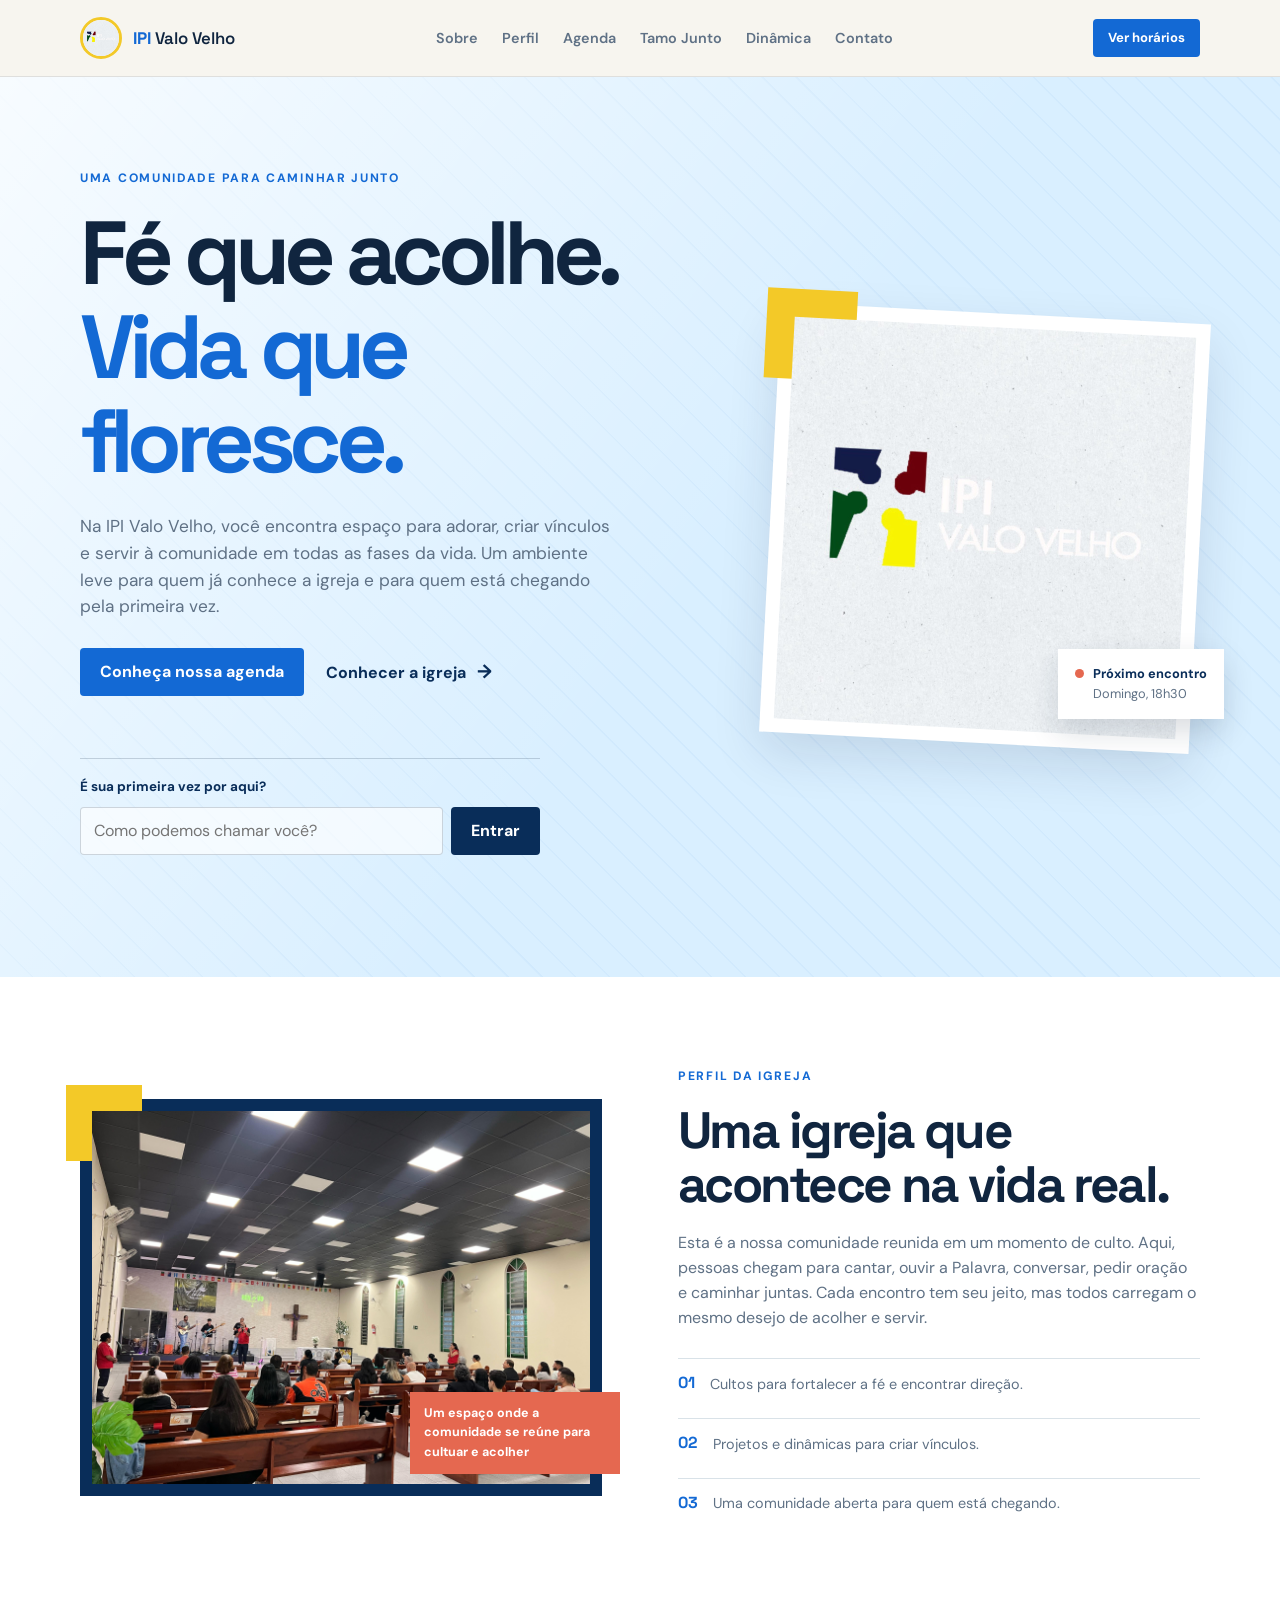
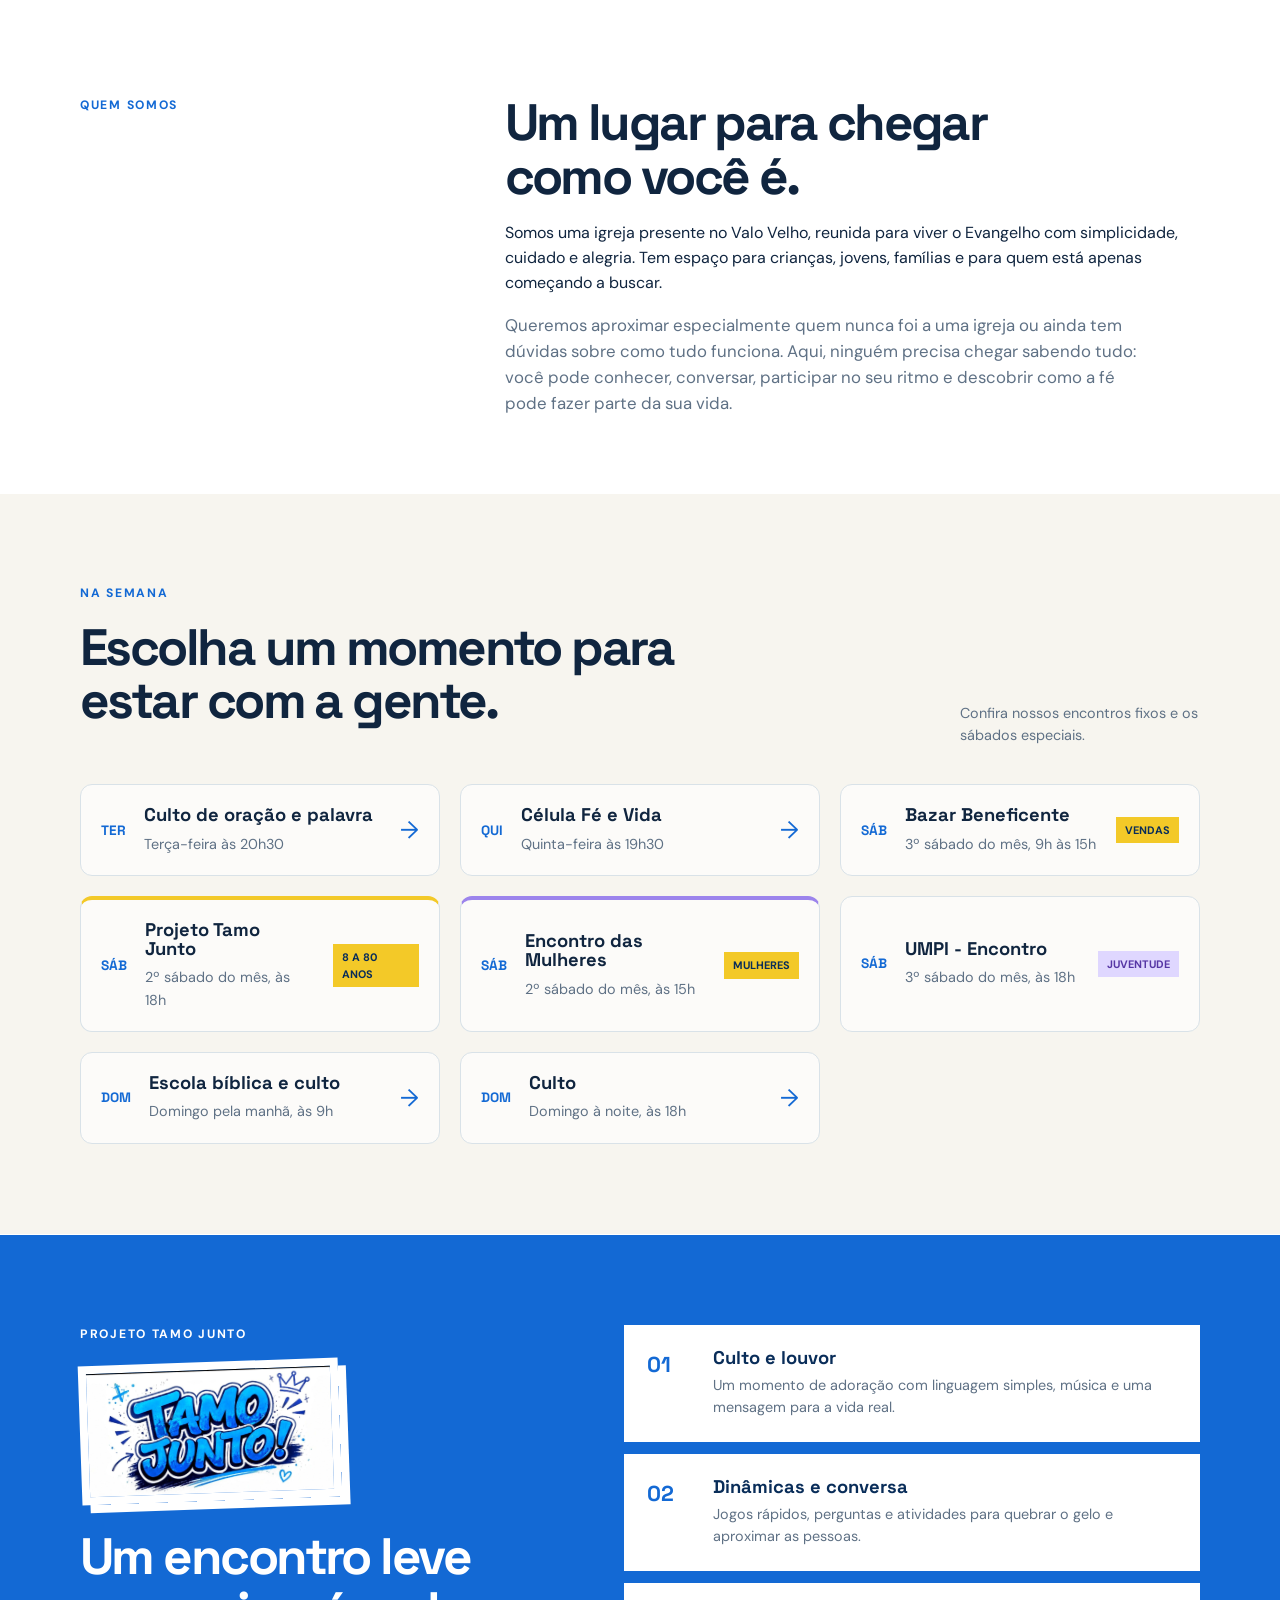
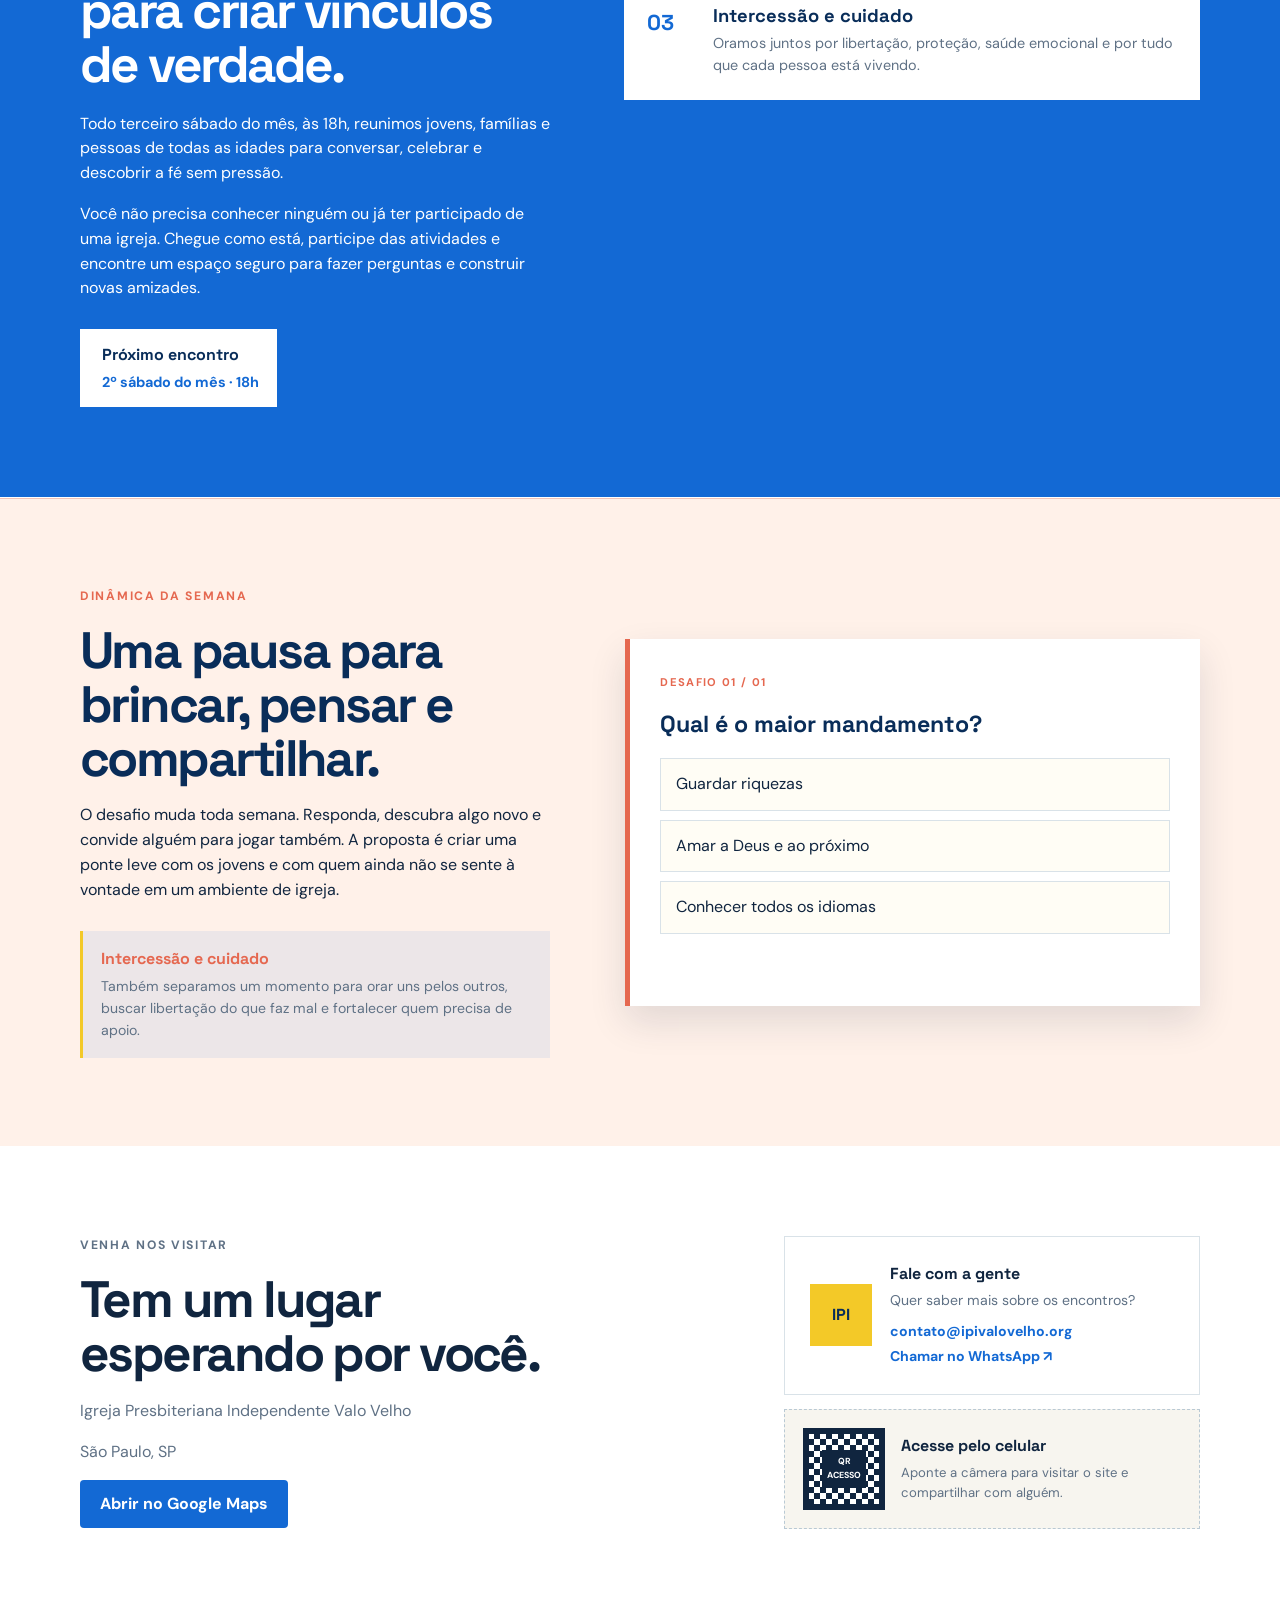
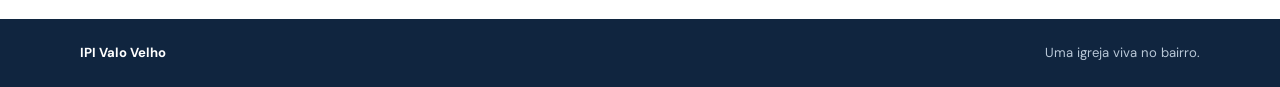
<file: src/front.html>
<!DOCTYPE html>
<html lang="pt-BR">
  <head>
    <meta charset="UTF-8" />
    <meta name="viewport" content="width=device-width, initial-scale=1.0" />
    <meta name="description" content="Conheça a IPI Valo Velho, seus cultos, projetos e atividades da semana." />
    <title>IPI Valo Velho | Comunidade e Fé</title>
    <link rel="stylesheet" href="../index.css?v=5" />
  </head>
  <body>
    <header class="site-header">
      <div class="container nav-wrap">
        <a class="brand" href="#inicio" aria-label="IPI Valo Velho - início">
          <img src="../images/igrejalogo.jpg" alt="" />
          <span><strong>IPI</strong> Valo Velho</span>
        </a>
        <nav aria-label="Navegação principal">
          <a href="#sobre">Sobre</a>
          <a href="#perfil">Perfil</a>
          <a href="#agenda">Agenda</a>
          <a href="#tamo-junto">Tamo Junto</a>
          <a href="#dinamica">Dinâmica</a>
          <a href="#contato">Contato</a>
        </nav>
        <a class="button button-small" href="#agenda">Ver horários</a>
      </div>
    </header>

    <main>
      <section class="hero" id="inicio">
        <div class="container hero-grid">
          <div class="hero-copy">
            <p class="kicker">Uma comunidade para caminhar junto</p>
            <h1>Fé que acolhe.<br /><em>Vida que floresce.</em></h1>
            <p class="hero-intro">Na IPI Valo Velho, você encontra espaço para adorar, criar vínculos e servir à comunidade em todas as fases da vida. Um ambiente leve para quem já conhece a igreja e para quem está chegando pela primeira vez.</p>
            <div class="hero-actions">
              <a class="button" href="#agenda">Conheça nossa agenda</a>
              <a class="text-link" href="#sobre">Conhecer a igreja <span aria-hidden="true">&#8594;</span></a>
            </div>
            <div class="visitor-checkin" aria-label="Entrada de visitante">
              <label for="visitor-name">É sua primeira vez por aqui?</label>
              <div class="checkin-row">
                <input id="visitor-name" type="text" placeholder="Como podemos chamar você?" autocomplete="name" />
                <button class="button button-dark" id="checkin-button" type="button">Entrar</button>
              </div>
              <p class="checkin-message" id="checkin-message" role="status"></p>
            </div>
          </div>
          <div class="hero-art">
            <div class="hero-image-frame">
              <img src="../images/igrejalogo.jpg" alt="Logo da Igreja Presbiteriana Independente Valo Velho" />
            </div>
            <div class="hero-note"><span class="note-dot"></span><strong>Próximo encontro</strong><span>Domingo, 18h30</span></div>
          </div>
        </div>
      </section>

      <section class="profile-section" id="perfil">
        <div class="container profile-grid">
          <div class="profile-image-frame">
            <img src="../images/Culto.jpg" alt="Culto acontecendo no interior da Igreja Presbiteriana Independente Valo Velho" />
            <span class="profile-caption">Um espaço onde a comunidade se reúne para cultuar e acolher</span>
          </div>
          <div class="profile-copy">
            <p class="section-label">Perfil da igreja</p>
            <h2>Uma igreja que acontece na vida real.</h2>
            <p>Esta é a nossa comunidade reunida em um momento de culto. Aqui, pessoas chegam para cantar, ouvir a Palavra, conversar, pedir oração e caminhar juntas. Cada encontro tem seu jeito, mas todos carregam o mesmo desejo de acolher e servir.</p>
            <div class="profile-points">
              <div><strong>01</strong><span>Cultos para fortalecer a fé e encontrar direção.</span></div>
              <div><strong>02</strong><span>Projetos e dinâmicas para criar vínculos.</span></div>
              <div><strong>03</strong><span>Uma comunidade aberta para quem está chegando.</span></div>
            </div>
          </div>
        </div>
      </section>

      <section class="intro-strip" id="sobre">
        <div class="container intro-grid">
          <p class="section-label">Quem somos</p>
          <div>
            <h2>Um lugar para chegar como você é.</h2>
            <p>Somos uma igreja presente no Valo Velho, reunida para viver o Evangelho com simplicidade, cuidado e alegria. Tem espaço para crianças, jovens, famílias e para quem está apenas começando a buscar.</p>
              <p>Queremos aproximar especialmente quem nunca foi a uma igreja ou ainda tem dúvidas sobre como tudo funciona. Aqui, ninguém precisa chegar sabendo tudo: você pode conhecer, conversar, participar no seu ritmo e descobrir como a fé pode fazer parte da sua vida.</p>
          </div>
        </div>
      </section>

      <section class="section" id="agenda">
        <div class="container">
          <div class="section-heading">
            <div><p class="section-label">Na semana</p><h2>Escolha um momento para estar com a gente.</h2></div>
            <p class="section-description">Confira nossos encontros fixos e os sábados especiais.</p>
          </div>
          <div class="schedule-grid">
            <article class="schedule-card"><span class="day">TER</span><div><h3>Culto de oração e palavra</h3><p>Terça-feira às 20h30</p></div><span class="arrow" aria-hidden="true">&#8594;</span></article>
            <article class="schedule-card"><span class="day">QUI</span><div><h3>Célula Fé e Vida</h3><p>Quinta-feira às 19h30</p></div><span class="arrow" aria-hidden="true">&#8594;</span></article>
            <article class="schedule-card"><span class="day">SÁB</span><div><h3>Bazar Beneficente</h3><p>3º sábado do mês, 9h às 15h</p></div><span class="tag red">Vendas</span></article>
            <article class="schedule-card featured"><span class="day">SÁB</span><div><h3>Projeto Tamo Junto</h3><p>2º sábado do mês, às 18h</p></div><span class="tag">8 a 80 anos</span></article>
            <article class="schedule-card"><span class="day">SÁB</span><div><h3>Encontro das Mulheres</h3><p>2º sábado do mês, às 15h</p></div><span class="tag rose">Mulheres</span></article>
            <article class="schedule-card"><span class="day">SÁB</span><div><h3>UMPI - Encontro</h3><p>3º sábado do mês, às 18h</p></div><span class="tag purple">Juventude</span></article>
            <article class="schedule-card"><span class="day">DOM</span><div><h3>Escola bíblica e culto</h3><p>Domingo pela manhã, às 9h</p></div><span class="arrow" aria-hidden="true">&#8594;</span></article>
            <article class="schedule-card"><span class="day">DOM</span><div><h3>Culto</h3><p>Domingo à noite, às 18h</p></div><span class="arrow" aria-hidden="true">&#8594;</span></article>
          </div>
        </div>
      </section>

      <section class="tamo-section" id="tamo-junto">
        <div class="container tamo-layout">
          <div class="tamo-heading">
            <p class="section-label">Projeto Tamo Junto</p><img class="tamo-logo tamo-logo-top" src="../images/logo.jpg" alt="Logo do Projeto Tamo Junto" />
            <h2>Um encontro leve para criar vínculos de verdade.</h2>
            <p>Todo terceiro sábado do mês, às 18h, reunimos jovens, famílias e pessoas de todas as idades para conversar, celebrar e descobrir a fé sem pressão.</p>
            <p>Você não precisa conhecer ninguém ou já ter participado de uma igreja. Chegue como está, participe das atividades e encontre um espaço seguro para fazer perguntas e construir novas amizades.</p>
            <div class="tamo-date"><strong>Próximo encontro</strong><span>2º sábado do mês · 18h</span></div>
          </div>
          <div class="tamo-activities">
            <div class="activity-card"><span>01</span><div><h3>Culto e louvor</h3><p>Um momento de adoração com linguagem simples, música e uma mensagem para a vida real.</p></div></div>
            <div class="activity-card"><span>02</span><div><h3>Dinâmicas e conversa</h3><p>Jogos rápidos, perguntas e atividades para quebrar o gelo e aproximar as pessoas.</p></div></div>
            <div class="activity-card"><span>03</span><div><h3>Intercessão e cuidado</h3><p>Oramos juntos por libertação, proteção, saúde emocional e por tudo que cada pessoa está vivendo.</p></div></div>
          </div>
        </div>
      </section>

      <section class="game-section" id="dinamica">
        <div class="container game-layout">
          <div><p class="section-label light">Dinâmica da semana</p><h2>Uma pausa para brincar, pensar e compartilhar.</h2><p>O desafio muda toda semana. Responda, descubra algo novo e convide alguém para jogar também. A proposta é criar uma ponte leve com os jovens e com quem ainda não se sente à vontade em um ambiente de igreja.</p><div class="intercession-note"><strong>Intercessão e cuidado</strong><span>Também separamos um momento para orar uns pelos outros, buscar libertação do que faz mal e fortalecer quem precisa de apoio.</span></div></div>
          <div class="quiz-card" id="quiz-card">
            <span class="quiz-count">DESAFIO 01 / 01</span>
            <h3>Qual é o maior mandamento?</h3>
            <div class="quiz-options">
              <button type="button" data-answer="false">Guardar riquezas</button>
              <button type="button" data-answer="true">Amar a Deus e ao próximo</button>
              <button type="button" data-answer="false">Conhecer todos os idiomas</button>
            </div>
            <p class="quiz-result" id="quiz-result" role="status"></p>
          </div>
        </div>
      </section>

      <section class="location-section" id="contato">
        <div class="container location-grid">
          <div><p class="section-label">Venha nos visitar</p><h2>Tem um lugar esperando por você.</h2><p>Igreja Presbiteriana Independente Valo Velho</p><p>São Paulo, SP</p><a class="button" href="https://www.google.com/maps/search/?api=1&query=IPI+Valo+Velho" target="_blank" rel="noopener noreferrer">Abrir no Google Maps</a></div>
            <div class="contact-stack"><div class="contact-card"><span class="contact-mark">IPI</span><div><strong>Fale com a gente</strong><p>Quer saber mais sobre os encontros?</p><a href="mailto:contato@ipivalovelho.org">contato@ipivalovelho.org</a><br /><a href="https://wa.me/5511999999999" target="_blank" rel="noopener noreferrer">Chamar no WhatsApp &#8599;</a></div></div><div class="qr-card"><div class="qr-code" aria-label="Código QR para acessar o site"><span>QR<br />ACESSO</span></div><div><strong>Acesse pelo celular</strong><p>Aponte a câmera para visitar o site e compartilhar com alguém.</p></div></div></div>
        </div>
      </section>
    </main>

    <footer><div class="container footer-wrap"><span>IPI Valo Velho</span><span>Uma igreja viva no bairro.</span></div></footer>

    <script src="../app.js" defer></script>
  </body>
</html>
</file>
<file: index.css>
@import url('https://fonts.googleapis.com/css2?family=DM+Sans:wght@400;500;600;700&family=Space+Grotesk:wght@500;600;700&display=swap');

:root {
  --ink: #10253f;
  --muted: #5f7185;
  --blue: #1369d4;
  --blue-dark: #092d59;
  --sky: #d9efff;
  --yellow: #f3c928;
  --red: #e56850;
  --paper: #f7f5ef;
  --white: #fff;
  --line: #d9e2e8;
  --shadow: 0 20px 50px rgba(16, 37, 63, .12);
}

body[data-theme="dark"] {
  background-color: var(--paper);
  color: var(--ink);
}

body[data-theme="dark"] .site-header {
  background: rgba(10, 20, 35, 0.95);
  border-bottom: 1px solid var(--line);
}

body[data-theme="dark"] .nav-links a {
  color: var(--ink);
}

body[data-theme="dark"] .hero {
  background-image: linear-gradient(125deg, rgba(10, 20, 35, 0.85), transparent 55%);
}

body[data-theme="dark"] .schedule-card,
body[data-theme="dark"] .profile-card,
body[data-theme="dark"] .info-card,
body[data-theme="dark"] .interactive-card {
  background-color: var(--white);
  border-color: var(--line);
  color: var(--ink);
}

body[data-theme="dark"] p,
body[data-theme="dark"] .section-desc,
body[data-theme="dark"] .card-desc {
  color: var(--muted);
}

body[data-theme="dark"] input[type="text"] {
  background-color: var(--paper);
  border-color: var(--line);
  color: var(--ink);
}
body[data-theme="dark"] {

  --ink: #eaf5ff;
  --muted: #a8bdd7;
  --blue: #7bb3ff;
  --blue-dark: #dfeeff;
  --sky: #11263d;
  --yellow: #f3d764;
  --red: #ff9180;
  --paper: #0a1423;
  --white: #13263d;
  --line: #2d435d;
  --shadow: 0 20px 50px rgba(2, 6, 12, .45);
}

.about-section {
  padding: 4rem 1.5rem;
  background-color: var(--white);
  border-top: 1px solid var(--line);
  border-bottom: 1px solid var(--line);
}

.about-container {
  max-width: 1100px;
  margin: 0 auto;
  display: grid;
  grid-template-columns: 1fr 1fr;
  gap: 3rem;
  align-items: center;
}

.about-media {
  position: relative;
}

.about-img {
  width: 100%;
  max-height: 420px;
  object-fit: cover;
  border-radius: 16px;
  box-shadow: var(--shadow);
  display: block;
}

.about-content .section-tag {
  font-size: 0.85rem;
  font-weight: 700;
  letter-spacing: 0.08em;
  color: var(--blue);
  text-transform: uppercase;
  margin-bottom: 0.75rem;
  display: inline-block;
}

.about-content h2 {
  font-size: 2.25rem;
  line-height: 1.2;
  margin-bottom: 1.25rem;
  color: var(--ink);
}

.about-content p {
  color: var(--muted);
  line-height: 1.65;
  margin-bottom: 1rem;
}

/* Responsividade para celular/telas menores */
@media (max-width: 768px) {
  .about-container {
    grid-template-columns: 1fr;
    gap: 2rem;
  }
}

* { box-sizing: border-box; }
html { scroll-behavior: smooth; }
body { margin: 0; background: var(--paper); color: var(--ink); font-family: 'DM Sans', sans-serif; line-height: 1.55; transition: background-color .25s ease, color .25s ease; }
a { color: inherit; text-decoration: none; }
img { display: block; max-width: 100%; }
button, input { font: inherit; }
.container { width: min(1120px, calc(100% - 40px)); margin: 0 auto; }
.header-actions { display: flex; align-items: center; gap: 12px; }
.theme-toggle { display: inline-flex; align-items: center; gap: 8px; min-height: 38px; padding: 0 12px; border: 1px solid rgba(16, 37, 63, .16); border-radius: 999px; background: rgba(255, 255, 255, .7); color: var(--ink); cursor: pointer; transition: background .2s ease, border-color .2s ease, transform .2s ease; }
.theme-toggle:hover { transform: translateY(-1px); border-color: var(--blue); }
body[data-theme="dark"] .theme-toggle { background: rgba(19, 41, 66, .9); border-color: rgba(173, 201, 255, .3); }
.theme-toggle__icon { font-size: 1rem; }
.theme-toggle__text { font-size: .8rem; font-weight: 700; }

.site-header { position: sticky; top: 0; z-index: 5; background: rgba(247, 245, 239, .92); border-bottom: 1px solid rgba(16, 37, 63, .1); backdrop-filter: blur(14px); }
.nav-wrap { min-height: 76px; display: flex; align-items: center; justify-content: space-between; gap: 28px; }
.brand { display: flex; align-items: center; gap: 11px; font-family: 'Space Grotesk', sans-serif; font-size: 1.05rem; font-weight: 600; white-space: nowrap; }
.brand img { width: 42px; height: 42px; object-fit: cover; border: 3px solid var(--yellow); border-radius: 50%; }
.brand strong { color: var(--blue); }
nav { display: flex; gap: 24px; color: var(--muted); font-size: .9rem; font-weight: 600; }
nav a:hover, .text-link:hover { color: var(--blue); }

.button { display: inline-flex; align-items: center; justify-content: center; min-height: 48px; padding: 0 20px; border: 0; border-radius: 4px; background: var(--blue); color: var(--white); font-weight: 700; cursor: pointer; transition: transform .2s, background .2s; }
.button:hover { background: var(--blue-dark); transform: translateY(-2px); }
.button-small { min-height: 38px; padding: 0 15px; font-size: .82rem; }
.button-dark { background: var(--blue-dark); }

.hero { position: relative; overflow: hidden; padding: 92px 0 90px; background-color: var(--sky); background-image: linear-gradient(125deg, rgba(255,255,255,.8), transparent 55%), repeating-linear-gradient(45deg, transparent 0 22px, rgba(19,105,212,.045) 23px 24px); }
.hero-grid { display: grid; grid-template-columns: 1.05fr .95fr; align-items: center; gap: 72px; }
.kicker, .section-label { margin: 0 0 18px; color: var(--blue); font-size: .76rem; font-weight: 700; letter-spacing: .14em; text-transform: uppercase; }
.hero h1, h2, h3 { font-family: 'Space Grotesk', sans-serif; line-height: 1.05; }
.hero h1 { max-width: 620px; margin: 0; font-size: clamp(3.3rem, 7vw, 6.2rem); letter-spacing: -.07em; }
.hero h1 em { color: var(--blue); font-style: normal; }
.hero-intro { max-width: 535px; margin: 25px 0 28px; color: var(--muted); font-size: 1.08rem; }
.hero-actions { display: flex; align-items: center; flex-wrap: wrap; gap: 22px; }
.text-link { color: var(--blue-dark); font-weight: 700; }
.text-link span { margin-left: 7px; font-size: 1.2rem; }
.visitor-checkin { max-width: 460px; margin-top: 62px; padding-top: 18px; border-top: 1px solid rgba(16, 37, 63, .18); }
.visitor-checkin label { display: block; margin-bottom: 9px; color: var(--blue-dark); font-size: .84rem; font-weight: 700; }
.checkin-row { display: flex; gap: 8px; }
.checkin-row input { min-width: 0; flex: 1; border: 1px solid rgba(16,37,63,.18); border-radius: 4px; padding: 0 13px; background: rgba(255,255,255,.65); color: var(--ink); outline: none; }
.checkin-row input:focus { border-color: var(--blue); box-shadow: 0 0 0 3px rgba(19,105,212,.12); }
.checkin-message { min-height: 24px; margin: 8px 0 0; color: var(--blue); font-size: .86rem; font-weight: 700; }
.hero-art { position: relative; max-width: 430px; justify-self: end; }
.hero-image-frame { position: relative; padding: 14px; background: var(--white); box-shadow: var(--shadow); transform: rotate(3deg); }
.hero-image-frame::before { content: ''; position: absolute; inset: -14px auto auto -14px; width: 90px; height: 90px; background: var(--yellow); z-index: -1; }
.hero-image-frame img { width: 100%; aspect-ratio: 1 / 1; object-fit: cover; }
.hero-note { position: absolute; right: -24px; bottom: 24px; display: grid; grid-template-columns: auto 1fr; column-gap: 9px; padding: 15px 17px; background: var(--white); box-shadow: 0 12px 30px rgba(16,37,63,.16); font-size: .8rem; }
.hero-note strong { color: var(--blue-dark); }.hero-note span:last-child { grid-column: 2; color: var(--muted); }.note-dot { width: 9px; height: 9px; margin-top: 5px; border-radius: 50%; background: var(--red); }

.intro-strip { padding: 78px 0; background: var(--white); }.intro-grid { display: grid; grid-template-columns: .7fr 1.3fr; gap: 50px; }.intro-grid h2, .section-heading h2, .location-section h2, .game-layout h2 { max-width: 600px; margin: 0 0 18px; font-size: clamp(2rem, 4vw, 3.25rem); letter-spacing: -.05em; }.intro-grid p:last-child { max-width: 640px; margin: 0; color: var(--muted); font-size: 1.05rem; }
.profile-section { padding: 90px 0; background: var(--white); }.profile-grid { display: grid; grid-template-columns: 1fr 1fr; align-items: center; gap: 76px; }.profile-image-frame { position: relative; padding: 12px; background: var(--blue-dark); }.profile-image-frame::before { content: ''; position: absolute; top: -14px; left: -14px; width: 76px; height: 76px; background: var(--yellow); z-index: 0; }.profile-image-frame img { position: relative; z-index: 1; width: 100%; aspect-ratio: 4 / 3; object-fit: cover; }.profile-caption { position: absolute; right: -18px; bottom: 22px; z-index: 2; max-width: 210px; padding: 12px 14px; background: var(--red); color: var(--white); font-size: .78rem; font-weight: 700; }.profile-copy h2 { max-width: 510px; margin: 0 0 20px; font-family: 'Space Grotesk', sans-serif; font-size: clamp(2rem, 4vw, 3.25rem); letter-spacing: -.05em; line-height: 1.05; }.profile-copy > p:not(.section-label) { max-width: 520px; color: var(--muted); }.profile-points { display: grid; gap: 10px; margin-top: 28px; }.profile-points div { display: flex; align-items: center; gap: 15px; padding: 12px 0; border-top: 1px solid var(--line); }.profile-points strong { color: var(--blue); font-family: 'Space Grotesk', sans-serif; }.profile-points span { color: var(--muted); font-size: .9rem; }
.section { padding: 90px 0; }.section-heading { display: flex; align-items: end; justify-content: space-between; gap: 30px; margin-bottom: 38px; }.section-description { max-width: 240px; margin: 0; color: var(--muted); font-size: .9rem; }
.schedule-grid { display: grid; grid-template-columns: repeat(2, 1fr); gap: 12px; }.schedule-card { position: relative; min-height: 126px; display: flex; align-items: flex-start; gap: 18px; padding: 24px; border: 1px solid var(--line); background: rgba(255,255,255,.65); }.schedule-card:hover { border-color: var(--blue); }.schedule-card .day { color: var(--blue); font-family: 'Space Grotesk', sans-serif; font-size: .85rem; font-weight: 700; }.schedule-card h3 { margin: 0 0 8px; font-size: 1.15rem; }.schedule-card p { margin: 0; color: var(--muted); font-size: .9rem; }.arrow { margin-left: auto; color: var(--blue); font-size: 1.5rem; }.tag { align-self: center; margin-left: auto; padding: 5px 9px; background: var(--yellow); color: var(--blue-dark); font-size: .68rem; font-weight: 700; text-transform: uppercase; }.tag.purple { background: #dfd7ff; color: #5636a5; }.featured { border-top: 4px solid var(--yellow); }.featured + .schedule-card { border-top: 4px solid #9c84ec; }
.tamo-section { padding: 90px 0; background: #0804f8; border-top: 1px solid #9494a3; border-bottom: 1px solid #169bd8; }.tamo-layout { display: grid; grid-template-columns: .9fr 1.1fr; gap: 72px; align-items: start; }.tamo-heading h2 { max-width: 530px; margin: 0 0 20px; font-family: 'Space Grotesk', sans-serif; font-size: clamp(2rem, 4vw, 3.4rem); letter-spacing: -.05em; line-height: 1.05; }.tamo-heading > p:not(.section-label) { max-width: 530px; color: var(--muted); }.tamo-date { display: inline-grid; gap: 3px; margin-top: 12px; padding: 14px 18px; border-left: 4px solid var(--red); background: #fff; }.tamo-date strong { color: var(--blue-dark); font-family: 'Space Grotesk', sans-serif; }.tamo-date span { color: var(--red); font-size: .9rem; font-weight: 700; }.tamo-activities { display: grid; gap: 12px; }.activity-card { display: grid; grid-template-columns: 48px 1fr; gap: 18px; align-items: start; padding: 22px; background: var(--white); border: 1px solid #f2c3b7; }.activity-card > span { color: var(--red); font-family: 'Space Grotesk', sans-serif; font-size: 1.35rem; font-weight: 700; }.activity-card h3 { margin: 0 0 7px; font-size: 1.15rem; }.activity-card p { margin: 0; color: var(--muted); font-size: .9rem; }

.game-section { padding: 88px 0; background: var(--blue-dark); color: var(--white); }.game-layout { display: grid; grid-template-columns: .9fr 1.1fr; align-items: center; gap: 75px; }.light { color: var(--yellow); }.game-layout h2 { color: var(--white); }.game-layout > div > p:last-child { max-width: 390px; color: #b9c8d8; }.quiz-card { padding: 30px; border-left: 5px solid var(--yellow); background: #123c6d; box-shadow: 0 16px 35px rgba(0,0,0,.2); }.quiz-count { color: var(--yellow); font-size: .7rem; font-weight: 700; letter-spacing: .12em; }.quiz-card h3 { margin: 18px 0 22px; font-size: 1.45rem; }.quiz-options { display: grid; gap: 9px; }.quiz-options button { padding: 13px 15px; border: 1px solid #416890; background: transparent; color: var(--white); text-align: left; cursor: pointer; }.quiz-options button:hover { border-color: var(--yellow); background: rgba(243,201,40,.1); }.quiz-result { min-height: 24px; margin: 18px 0 0; font-weight: 700; }.quiz-result.success { color: var(--yellow); }.quiz-result.try-again { color: #ffad9e; }
.location-section { padding: 90px 0; background: var(--white); }.location-grid { display: grid; grid-template-columns: 1.2fr .8fr; gap: 80px; align-items: center; }.location-section h2 { max-width: 500px; }.location-section p { color: var(--muted); }.contact-card { display: flex; align-items: center; gap: 18px; padding: 25px; border: 1px solid var(--line); }.contact-mark { display: grid; place-items: center; width: 62px; height: 62px; background: var(--yellow); color: var(--blue-dark); font-family: 'Space Grotesk', sans-serif; font-weight: 700; }.contact-card strong { font-family: 'Space Grotesk', sans-serif; }.contact-card p { margin: 3px 0 8px; font-size: .88rem; }.contact-card a { color: var(--blue); font-size: .88rem; font-weight: 700; }
footer { padding: 24px 0; background: var(--ink); color: #b9c8d8; font-size: .82rem; }.footer-wrap { display: flex; justify-content: space-between; gap: 20px; }.footer-wrap span:first-child { color: var(--white); font-weight: 700; }
.tamo-logo { width: min(100%, 300px); margin: 0 0 26px; border: 8px solid var(--white); box-shadow: 8px 8px 0 var(--yellow); transform: rotate(-2deg); }
.tamo-logo-top { width: min(100%, 260px); margin: 0 0 30px; border-color: var(--blue-dark); box-shadow: 8px 8px 0 var(--red); }
.intercession-note { display: grid; gap: 5px; max-width: 470px; margin-top: 28px; padding: 16px 18px; border-left: 3px solid var(--yellow); background: rgba(255,255,255,.08); }.intercession-note strong { color: var(--yellow); font-family: 'Space Grotesk', sans-serif; }.intercession-note span { color: #d3deea; font-size: .88rem; }
.contact-stack { display: grid; gap: 14px; }.qr-card { display: flex; align-items: center; gap: 16px; padding: 18px; border: 1px dashed #b9c9d4; background: var(--paper); }.qr-card strong { font-family: 'Space Grotesk', sans-serif; }.qr-card p { margin: 4px 0 0; font-size: .82rem; }.qr-code { display: grid; place-items: center; flex: 0 0 82px; aspect-ratio: 1; border: 6px solid var(--ink); background: repeating-conic-gradient(var(--ink) 0 25%, var(--white) 0 50%) 50% / 12px 12px; color: var(--white); font-size: .55rem; font-weight: 700; text-align: center; }.qr-code span { padding: 5px; background: var(--ink); }
.game-section { background: #fff1e9; color: var(--ink); border-top: 1px solid #f2c3b7; }.game-section .light { color: var(--red); }.game-layout h2 { color: var(--blue-dark); }.game-layout > div > p:last-child { color: var(--muted); }.quiz-card { border-left-color: var(--red); background: var(--white); box-shadow: 0 16px 35px rgba(16,37,63,.12); }.quiz-card h3 { color: var(--blue-dark); }.quiz-count { color: var(--red); }.quiz-options button { border-color: var(--line); background: #fffdf5; color: var(--ink); }.quiz-options button:hover { border-color: var(--red); background: #fff1e9; }.intercession-note { background: rgba(19,105,212,.08); }.intercession-note strong { color: var(--red); }.intercession-note span { color: var(--muted); }
.tamo-section { background: var(--blue); border-color: var(--white); color: var(--white); }.tamo-section .section-label, .tamo-section h2, .tamo-section .tamo-heading > p:not(.section-label) { color: var(--white); }.tamo-section .tamo-logo-top { border-color: var(--white); box-shadow: 8px 8px 0 var(--white); }.tamo-section .tamo-date { background: var(--white); border-left-color: var(--white); }.tamo-section .tamo-date strong { color: var(--blue-dark); }.tamo-section .tamo-date span { color: var(--blue); }.tamo-section .activity-card { background: var(--white); border-color: var(--white); }.tamo-section .activity-card > span { color: var(--blue); }.tamo-section .activity-card h3 { color: var(--blue-dark); }.tamo-section .activity-card p { color: var(--muted); }

/* Seção Encontro de Mulheres */
.women-section {
  padding: 4.5rem 1rem;
  background: linear-gradient(180deg, #fdf8f9 0%, #faedf2 100%);
  border-top: 1px solid var(--line);
  border-bottom: 1px solid var(--line);
}

.women-layout {
  display: grid;
  grid-template-columns: 1.1fr 0.9fr;
  gap: 3rem;
  align-items: center;
}

.women-heading h2 {
  font-size: 2.25rem;
  color: #4a2040;
  margin: 1rem 0;
  line-height: 1.2;
}

.women-heading p {
  color: #6d5267;
  line-height: 1.65;
  margin-bottom: 1rem;
}

.women-logo-top {
  width: 100%;
  max-width: 320px;
  height: auto;
  border-radius: 12px;
  margin: 0.75rem 0 1rem;
  box-shadow: 0 8px 24px rgba(74, 32, 64, 0.08);
}

.women-date {
  display: inline-flex;
  gap: 0.75rem;
  align-items: center;
  padding: 0.65rem 1.25rem;
  background: #fff;
  border: 1px solid #e8ccd9;
  border-radius: 999px;
  font-size: 0.9rem;
  color: #4a2040;
  margin-top: 0.5rem;
}

.women-activities {
  display: flex;
  flex-direction: column;
  gap: 1.25rem;
}

.women-activities .activity-card {
  background: #ffffff;
  border: 1px solid #ebd8e2;
  border-radius: 14px;
  padding: 1.25rem 1.5rem;
  display: flex;
  gap: 1.25rem;
  align-items: flex-start;
  box-shadow: 0 4px 16px rgba(74, 32, 64, 0.04);
}

.women-activities .activity-card span {
  font-size: 1.25rem;
  font-weight: 700;
  color: #8c5e87;
  line-height: 1;
}

.women-activities .activity-card h3 {
  font-size: 1.1rem;
  color: #4a2040;
  margin-bottom: 0.35rem;
}

.women-activities .activity-card p {
  font-size: 0.92rem;
  color: #6d5267;
  line-height: 1.5;
  margin: 0;
}

/* Suporte ao Modo Escuro */
body[data-theme="dark"] .women-section {
  background: #141322;
  border-color: #2e283d;
}

body[data-theme="dark"] .women-heading h2 {
  color: #f5dce9;
}

body[data-theme="dark"] .women-heading p {
  color: #b5a4b4;
}

body[data-theme="dark"] .women-date {
  background: #1e1b30;
  border-color: #443b59;
  color: #f5dce9;
}

body[data-theme="dark"] .women-activities .activity-card {
  background: #1c192d;
  border-color: #38314a;
}

body[data-theme="dark"] .women-activities .activity-card span {
  color: #d19ec5;
}

body[data-theme="dark"] .women-activities .activity-card h3 {
  color: #faeaf2;
}

body[data-theme="dark"] .women-activities .activity-card p {
  color: #b5a4b4;
}

/* Responsividade Mobile */
@media (max-width: 768px) {
  .women-layout {
    grid-template-columns: 1fr;
    gap: 2rem;
  }
}

.schedule-grid {
  display: grid;
  grid-template-columns: repeat(auto-fit, minmax(280px, 1fr));
  gap: 1.25rem;
  width: 100%;
}

.schedule-card {
  display: flex;
  justify-content: space-between;
  align-items: center;
  padding: 1.25rem;
  border-radius: 12px;
  min-height: 80px;
  box-sizing: border-box;
}

/* Ajustes específicos para telas menores (celulares) */
@media (max-width: 768px) {
  .schedule-grid {
    grid-template-columns: 1fr; /* Força 1 coluna única no celular */
    gap: 1rem;
  }

  .schedule-card {
    padding: 1rem;
    font-size: 0.95rem;
  }

  .schedule-card h3 {
    font-size: 1.05rem;
    line-height: 1.3;
  }
}
@media (max-width: 760px) { .container { width: min(100% - 28px, 560px); }.nav-wrap { min-height: 68px; }.nav-wrap nav, .nav-wrap > .button { display: none; }.hero { padding: 62px 0 70px; }.hero-grid, .intro-grid, .game-layout, .location-grid, .tamo-layout, .profile-grid { grid-template-columns: 1fr; gap: 40px; }.hero h1 { font-size: clamp(3rem, 16vw, 5rem); }.hero-art { width: min(100%, 390px); justify-self: center; }.hero-note { right: -5px; }.visitor-checkin { margin-top: 42px; }.section, .location-section, .game-section, .tamo-section, .profile-section { padding: 65px 0; }.section-heading { display: block; }.section-description { margin-top: 18px; }.schedule-grid { grid-template-columns: 1fr; }.schedule-card { min-height: 112px; padding: 19px 15px; gap: 11px; }.schedule-card h3 { font-size: 1rem; }.tag { font-size: .6rem; }.game-layout, .tamo-layout, .profile-grid { gap: 30px; }.quiz-card { padding: 22px 18px; }.footer-wrap { flex-direction: column; gap: 6px; }.checkin-row { flex-direction: column; }.checkin-row input { min-height: 48px; }.tamo-logo { max-width: 270px; }.qr-card { align-items: flex-start; }.activity-card { padding: 17px 14px; gap: 12px; }.profile-caption { right: 8px; bottom: 12px; } }
</file>
